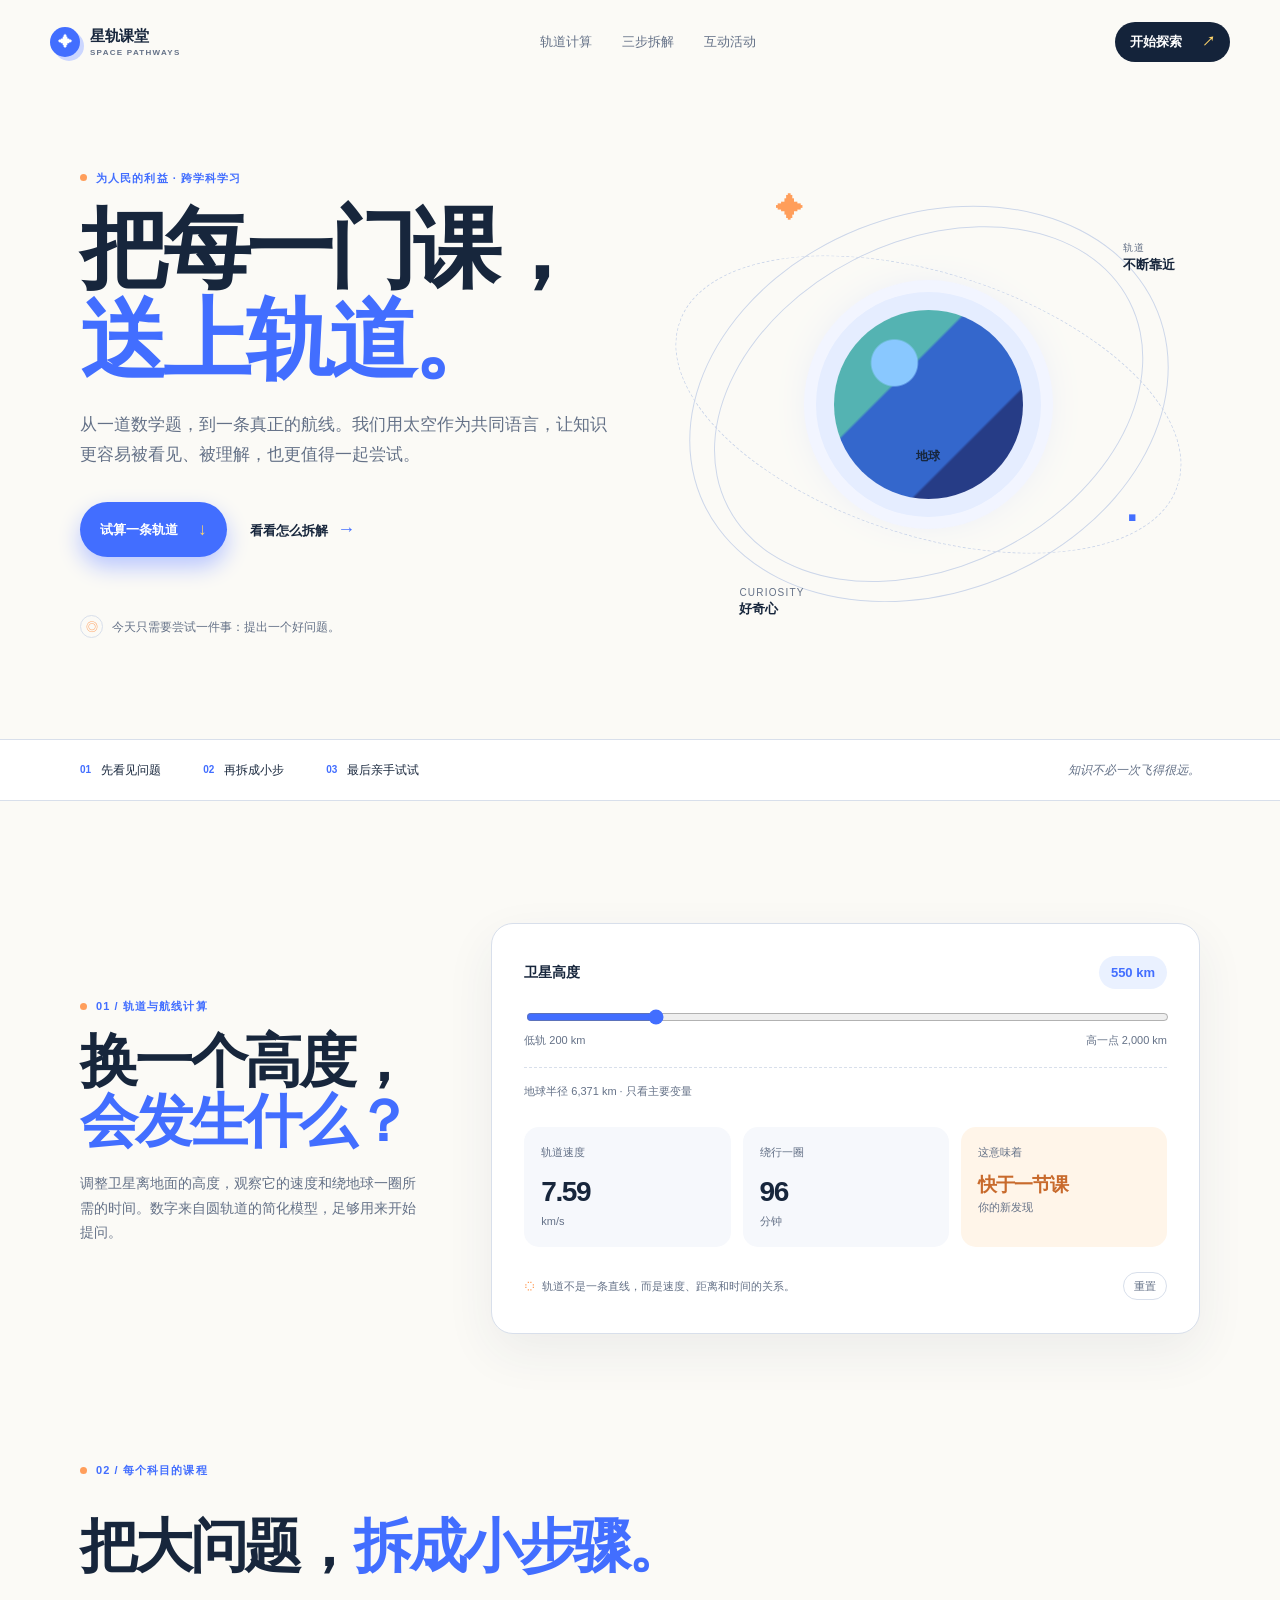
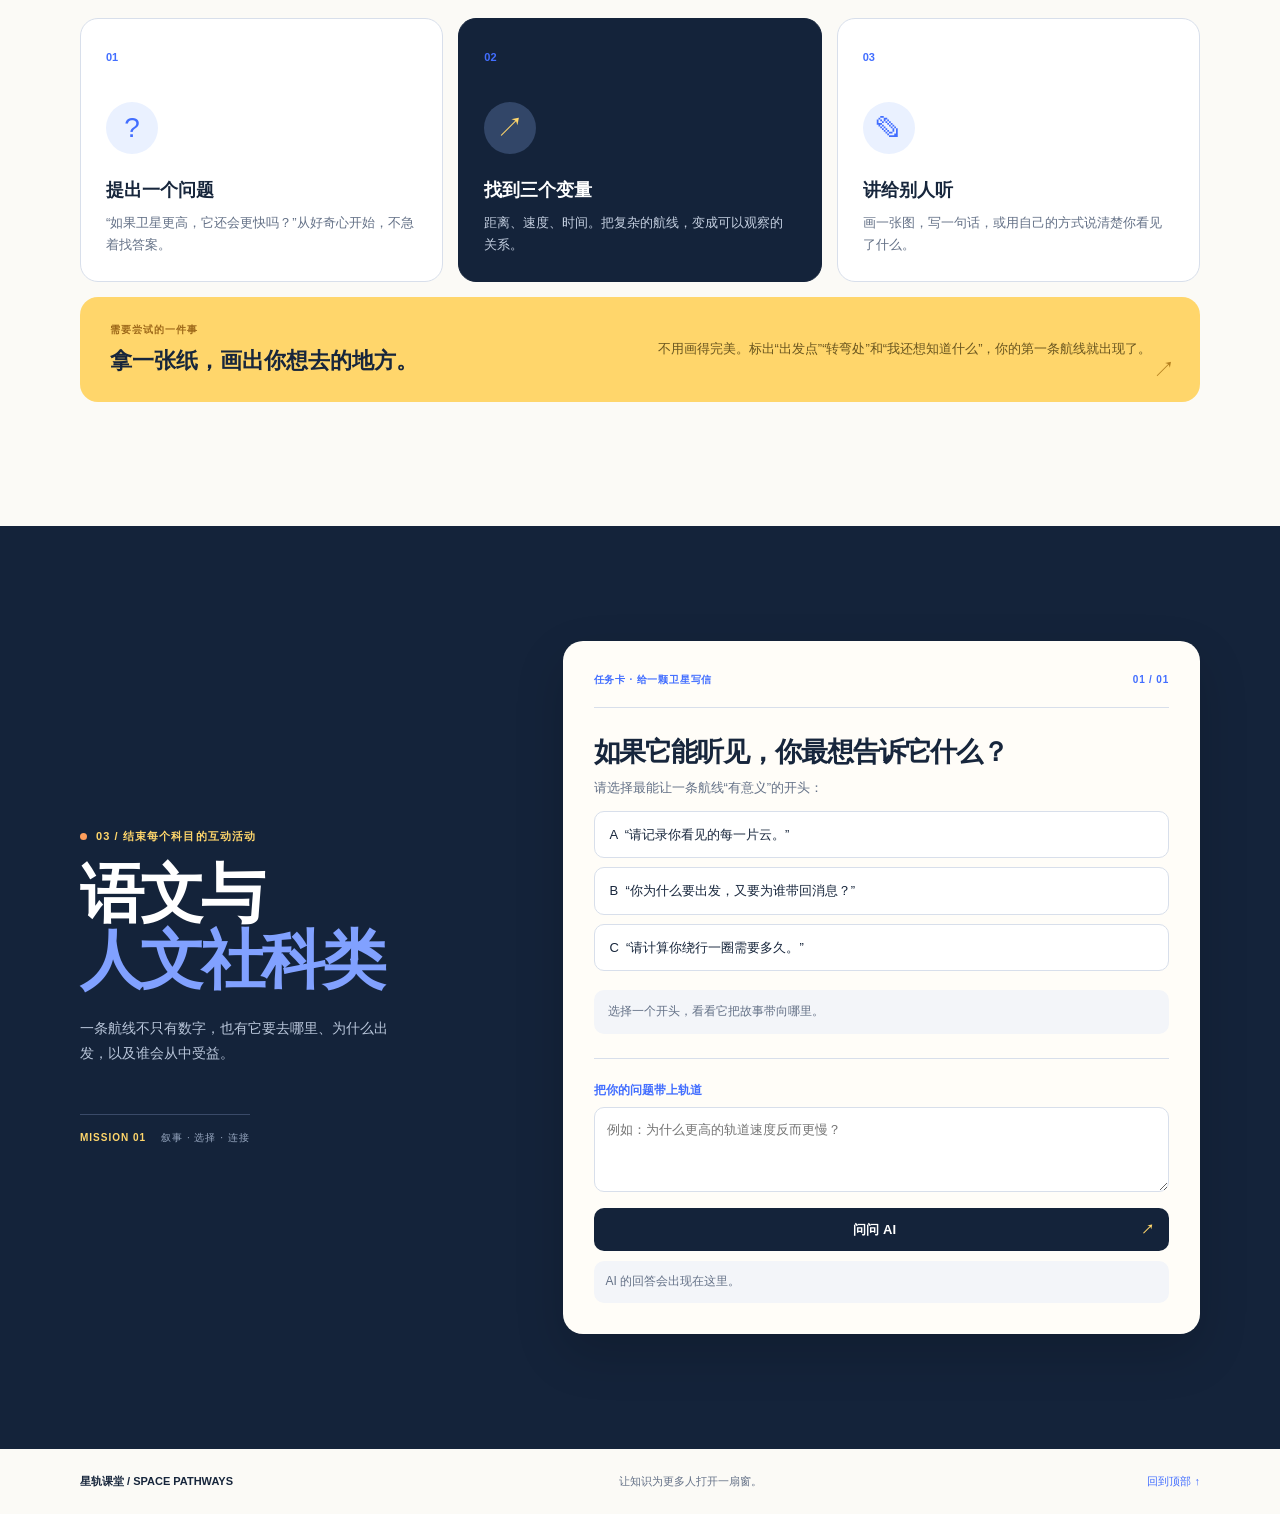
<file: index.html>
<!doctype html>
<html lang="zh-CN">
  <head>
    <meta charset="utf-8" />
    <meta name="viewport" content="width=device-width, initial-scale=1" />
    <meta name="description" content="星轨课堂：用轨道与航线计算，把每一门课连接到太空。" />
    <title>星轨课堂 · 把每一门课送上轨道</title>
    <link rel="stylesheet" href="public/styles.css" />
  </head>
  <body>
    <header class="site-header">
      <a class="brand" href="#top" aria-label="星轨课堂首页"><span class="brand-mark" aria-hidden="true">✦</span><span><strong>星轨课堂</strong><small>SPACE PATHWAYS</small></span></a>
      <nav class="nav" aria-label="主要导航"><a href="#calculator">轨道计算</a><a href="#steps">三步拆解</a><a href="#activity">互动活动</a></nav>
      <a class="header-cta" href="#calculator">开始探索 <span>↗</span></a>
    </header>
    <main id="top">
      <section class="hero section-wrap"><div class="hero-copy"><p class="eyebrow"><span></span> 为人民的利益 · 跨学科学习</p><h1>把每一门课，<em>送上轨道。</em></h1><p class="hero-lede">从一道数学题，到一条真正的航线。我们用太空作为共同语言，让知识更容易被看见、被理解，也更值得一起尝试。</p><div class="hero-actions"><a class="button button-primary" href="#calculator">试算一条轨道 <span>↓</span></a><a class="text-link" href="#steps">看看怎么拆解 <span>→</span></a></div><div class="hero-note"><span class="note-icon">◎</span> 今天只需要尝试一件事：提出一个好问题。</div></div><div class="orbit-art" aria-label="围绕地球运行的卫星示意图" role="img"><div class="orbit orbit-one"></div><div class="orbit orbit-two"></div><div class="orbit orbit-three"></div><div class="earth"><span>地球</span></div><div class="satellite satellite-one">✦</div><div class="satellite satellite-two">·</div><div class="art-label label-top">轨道<br /><strong>不断靠近</strong></div><div class="art-label label-bottom">CURIOSITY<br /><strong>好奇心</strong></div></div></section>
      <section class="signal-strip" aria-label="学习方式"><div><strong>01</strong><span>先看见问题</span></div><div><strong>02</strong><span>再拆成小步</span></div><div><strong>03</strong><span>最后亲手试试</span></div><p>知识不必一次飞得很远。</p></section>
      <section class="section-wrap calculator-section" id="calculator"><div class="section-heading"><p class="eyebrow"><span></span> 01 / 轨道与航线计算</p><h2>换一个高度，<br /><em>会发生什么？</em></h2><p>调整卫星离地面的高度，观察它的速度和绕地球一圈所需的时间。数字来自圆轨道的简化模型，足够用来开始提问。</p></div><div class="calculator-card"><div class="calculator-input"><div class="input-topline"><label for="altitude">卫星高度</label><output id="altitudeOutput">550 km</output></div><input id="altitude" type="range" min="200" max="2000" value="550" step="50" /><div class="range-labels"><span>低轨 200 km</span><span>高一点 2,000 km</span></div><div class="formula-note">地球半径 6,371 km · 只看主要变量</div></div><div class="readouts" aria-live="polite"><div class="readout"><span>轨道速度</span><strong id="speedOutput">7.59</strong><small>km/s</small></div><div class="readout"><span>绕行一圈</span><strong id="periodOutput">95</strong><small>分钟</small></div><div class="readout readout-accent"><span>这意味着</span><strong id="meaningOutput">快于一节课</strong><small>你的新发现</small></div></div><div class="calculator-footer"><span class="mini-orbit">◌</span> 轨道不是一条直线，而是速度、距离和时间的关系。 <button id="resetCalculator" class="small-button" type="button">重置</button></div></div></section>
      <section class="section-wrap steps-section" id="steps"><div class="section-heading compact"><p class="eyebrow"><span></span> 02 / 每个科目的课程</p><h2>把大问题，<em>拆成小步骤。</em></h2></div><div class="steps-grid"><article class="step-card"><span class="step-number">01</span><div class="step-symbol">?</div><h3>提出一个问题</h3><p>“如果卫星更高，它还会更快吗？”从好奇心开始，不急着找答案。</p></article><article class="step-card step-card-highlight"><span class="step-number">02</span><div class="step-symbol">↗</div><h3>找到三个变量</h3><p>距离、速度、时间。把复杂的航线，变成可以观察的关系。</p></article><article class="step-card"><span class="step-number">03</span><div class="step-symbol">✎</div><h3>讲给别人听</h3><p>画一张图，写一句话，或用自己的方式说清楚你看见了什么。</p></article></div><div class="try-banner"><div><span class="try-label">需要尝试的一件事</span><h3>拿一张纸，画出你想去的地方。</h3></div><p>不用画得完美。标出“出发点”“转弯处”和“我还想知道什么”，你的第一条航线就出现了。</p><span class="try-arrow" aria-hidden="true">↗</span></div></section>
      <section class="activity-section" id="activity"><div class="section-wrap activity-layout"><div class="activity-intro"><p class="eyebrow eyebrow-light"><span></span> 03 / 结束每个科目的互动活动</p><h2>语文与<br /><em>人文社科类</em></h2><p>一条航线不只有数字，也有它要去哪里、为什么出发，以及谁会从中受益。</p><div class="activity-tag">MISSION 01 <span>叙事 · 选择 · 连接</span></div></div><div class="mission-card"><div class="mission-topline"><span>任务卡 · 给一颗卫星写信</span><span>01 / 01</span></div><h3>如果它能听见，你最想告诉它什么？</h3><p class="mission-prompt">请选择最能让一条航线“有意义”的开头：</p><div class="choices" role="group" aria-label="选择一条开头"><button type="button" data-choice="a">A&nbsp; “请记录你看见的每一片云。”</button><button type="button" data-choice="b">B&nbsp; “你为什么要出发，又要为谁带回消息？”</button><button type="button" data-choice="c">C&nbsp; “请计算你绕行一圈需要多久。”</button></div><div id="missionResult" class="mission-result" aria-live="polite">选择一个开头，看看它把故事带向哪里。</div><div class="ai-ask"><label for="aiQuestion">把你的问题带上轨道</label><textarea id="aiQuestion" rows="3" maxlength="12000" placeholder="例如：为什么更高的轨道速度反而更慢？"></textarea><button id="askAI" type="button">问问 AI <span>↗</span></button><div id="aiAnswer" class="ai-answer" aria-live="polite">AI 的回答会出现在这里。</div></div></div></div></section>
    </main>
    <footer class="site-footer section-wrap"><span>星轨课堂 / SPACE PATHWAYS</span><span>让知识为更多人打开一扇窗。</span><a href="#top">回到顶部 ↑</a></footer>
    <script src="public/app.js"></script>
  </body>
</html>
</file>
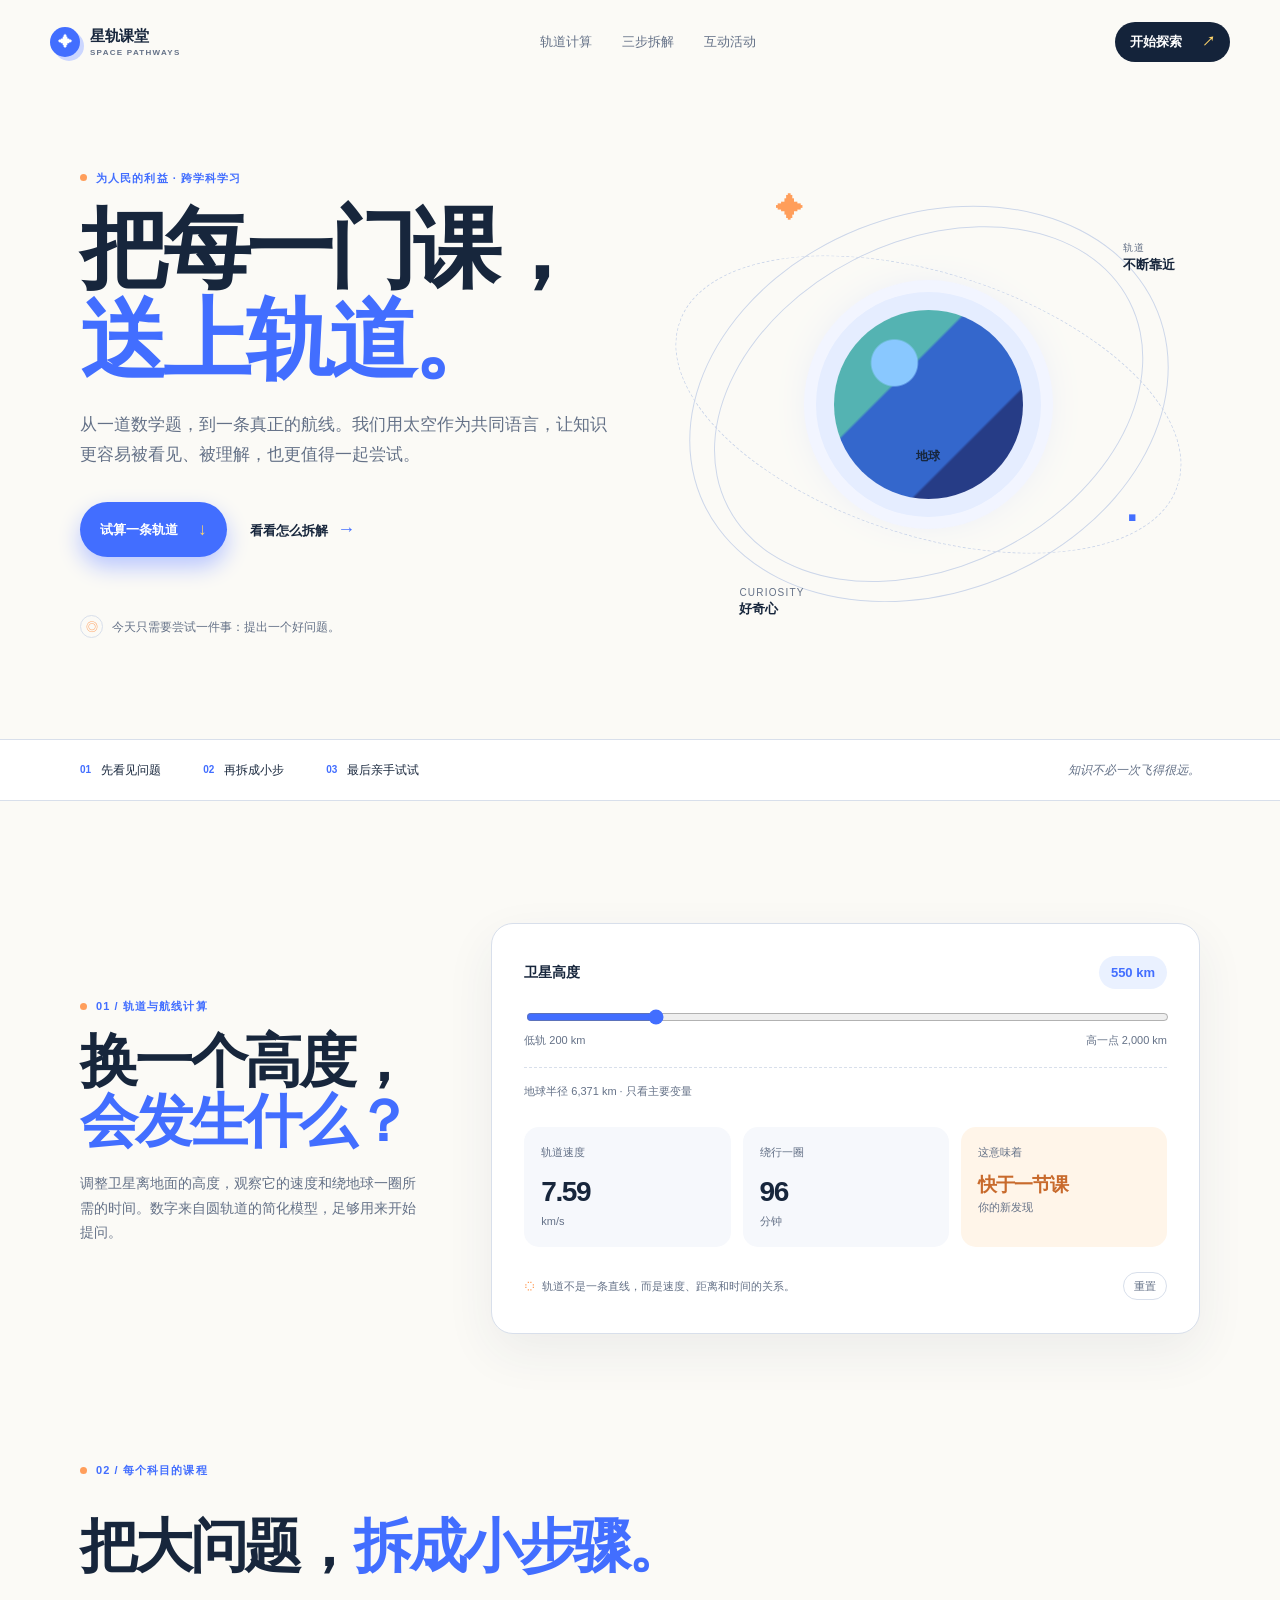
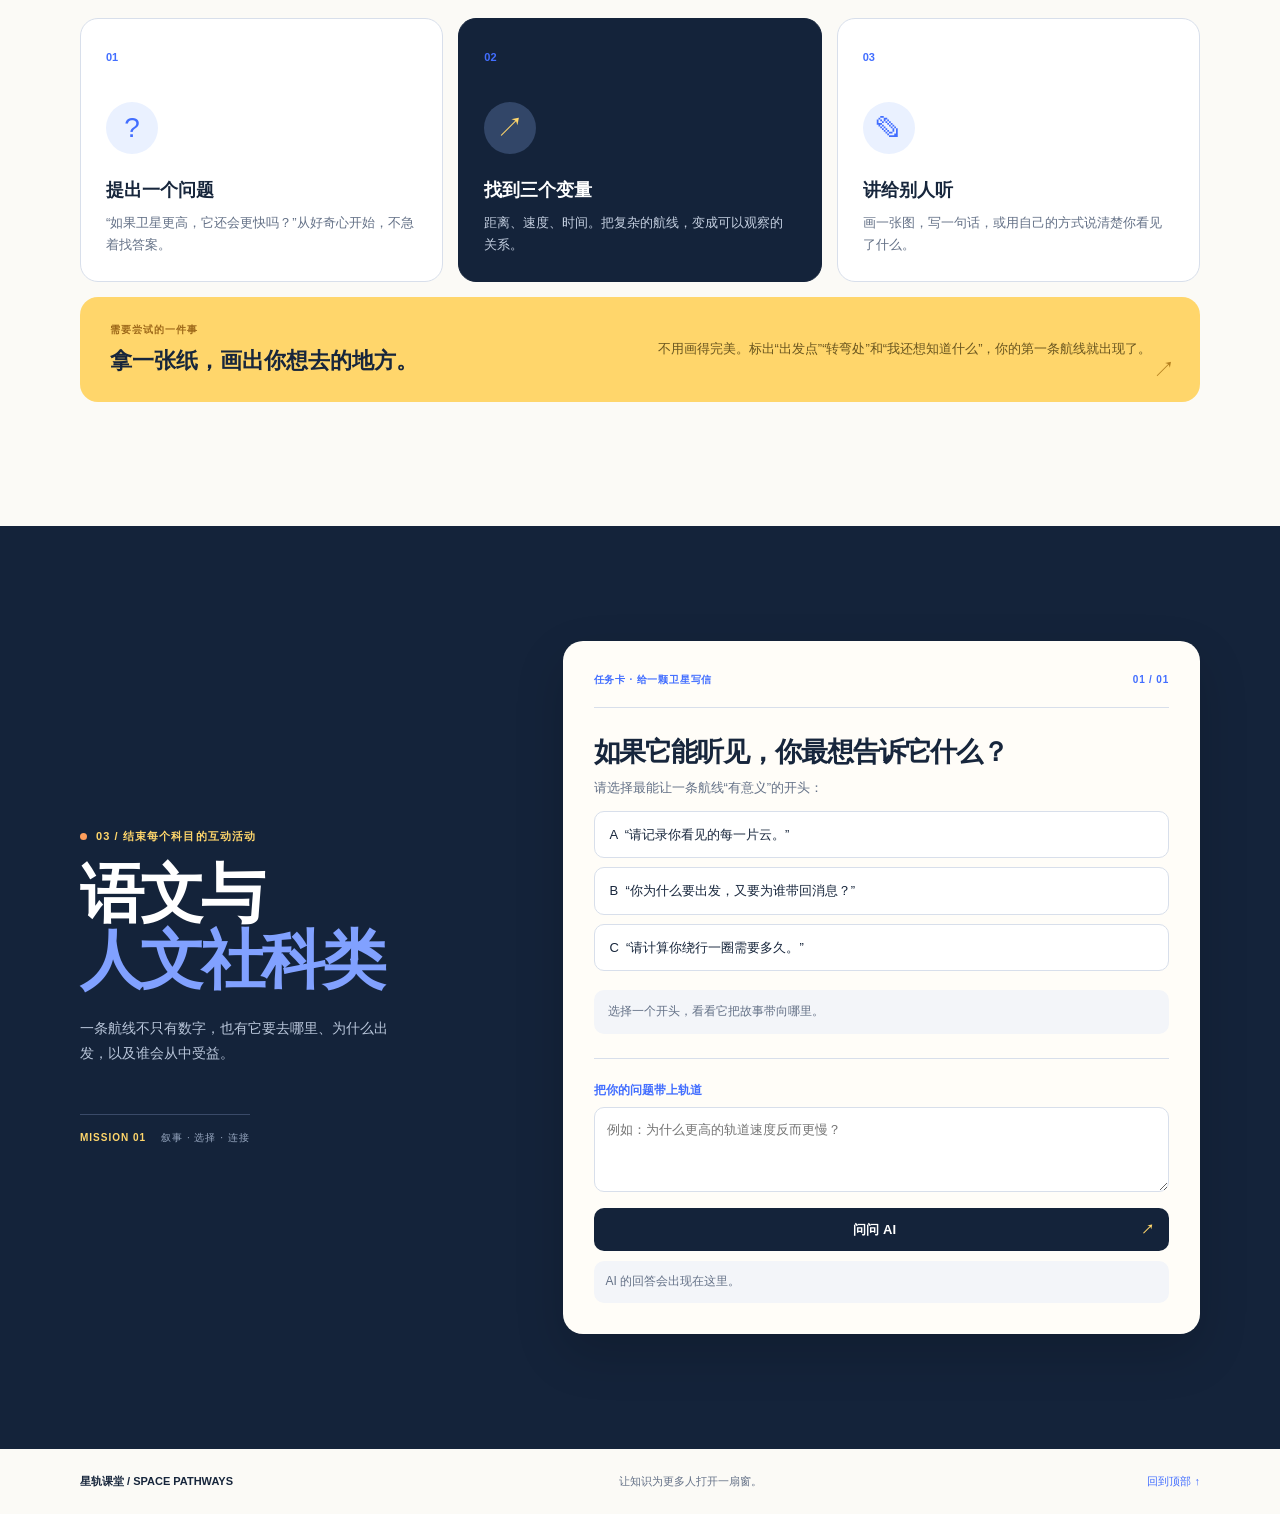
<file: public/index.html>
<!doctype html>
<html lang="zh-CN">
  <head>
    <meta charset="utf-8" />
    <meta name="viewport" content="width=device-width, initial-scale=1" />
    <meta name="description" content="星轨课堂：用轨道与航线计算，把每一门课连接到太空。" />
    <title>星轨课堂 · 把每一门课送上轨道</title>
    <link rel="stylesheet" href="styles.css" />
  </head>
  <body>
    <header class="site-header">
      <a class="brand" href="#top" aria-label="星轨课堂首页"><span class="brand-mark" aria-hidden="true">✦</span><span><strong>星轨课堂</strong><small>SPACE PATHWAYS</small></span></a>
      <nav class="nav" aria-label="主要导航"><a href="#calculator">轨道计算</a><a href="#steps">三步拆解</a><a href="#activity">互动活动</a></nav>
      <a class="header-cta" href="#calculator">开始探索 <span>↗</span></a>
    </header>

    <main id="top">
      <section class="hero section-wrap">
        <div class="hero-copy">
          <p class="eyebrow"><span></span> 为人民的利益 · 跨学科学习</p>
          <h1>把每一门课，<em>送上轨道。</em></h1>
          <p class="hero-lede">从一道数学题，到一条真正的航线。我们用太空作为共同语言，让知识更容易被看见、被理解，也更值得一起尝试。</p>
          <div class="hero-actions"><a class="button button-primary" href="#calculator">试算一条轨道 <span>↓</span></a><a class="text-link" href="#steps">看看怎么拆解 <span>→</span></a></div>
          <div class="hero-note"><span class="note-icon">◎</span> 今天只需要尝试一件事：提出一个好问题。</div>
        </div>
        <div class="orbit-art" aria-label="围绕地球运行的卫星示意图" role="img"><div class="orbit orbit-one"></div><div class="orbit orbit-two"></div><div class="orbit orbit-three"></div><div class="earth"><span>地球</span></div><div class="satellite satellite-one">✦</div><div class="satellite satellite-two">·</div><div class="art-label label-top">轨道<br /><strong>不断靠近</strong></div><div class="art-label label-bottom">CURIOSITY<br /><strong>好奇心</strong></div></div>
      </section>

      <section class="signal-strip" aria-label="学习方式"><div><strong>01</strong><span>先看见问题</span></div><div><strong>02</strong><span>再拆成小步</span></div><div><strong>03</strong><span>最后亲手试试</span></div><p>知识不必一次飞得很远。</p></section>

      <section class="section-wrap calculator-section" id="calculator">
        <div class="section-heading"><p class="eyebrow"><span></span> 01 / 轨道与航线计算</p><h2>换一个高度，<br /><em>会发生什么？</em></h2><p>调整卫星离地面的高度，观察它的速度和绕地球一圈所需的时间。数字来自圆轨道的简化模型，足够用来开始提问。</p></div>
        <div class="calculator-card"><div class="calculator-input"><div class="input-topline"><label for="altitude">卫星高度</label><output id="altitudeOutput">550 km</output></div><input id="altitude" type="range" min="200" max="2000" value="550" step="50" /><div class="range-labels"><span>低轨 200 km</span><span>高一点 2,000 km</span></div><div class="formula-note">地球半径 6,371 km · 只看主要变量</div></div><div class="readouts" aria-live="polite"><div class="readout"><span>轨道速度</span><strong id="speedOutput">7.59</strong><small>km/s</small></div><div class="readout"><span>绕行一圈</span><strong id="periodOutput">95</strong><small>分钟</small></div><div class="readout readout-accent"><span>这意味着</span><strong id="meaningOutput">快于一节课</strong><small>你的新发现</small></div></div><div class="calculator-footer"><span class="mini-orbit">◌</span> 轨道不是一条直线，而是速度、距离和时间的关系。 <button id="resetCalculator" class="small-button" type="button">重置</button></div></div>
      </section>

      <section class="section-wrap steps-section" id="steps"><div class="section-heading compact"><p class="eyebrow"><span></span> 02 / 每个科目的课程</p><h2>把大问题，<em>拆成小步骤。</em></h2></div><div class="steps-grid"><article class="step-card"><span class="step-number">01</span><div class="step-symbol">?</div><h3>提出一个问题</h3><p>“如果卫星更高，它还会更快吗？”从好奇心开始，不急着找答案。</p></article><article class="step-card step-card-highlight"><span class="step-number">02</span><div class="step-symbol">↗</div><h3>找到三个变量</h3><p>距离、速度、时间。把复杂的航线，变成可以观察的关系。</p></article><article class="step-card"><span class="step-number">03</span><div class="step-symbol">✎</div><h3>讲给别人听</h3><p>画一张图，写一句话，或用自己的方式说清楚你看见了什么。</p></article></div><div class="try-banner"><div><span class="try-label">需要尝试的一件事</span><h3>拿一张纸，画出你想去的地方。</h3></div><p>不用画得完美。标出“出发点”“转弯处”和“我还想知道什么”，你的第一条航线就出现了。</p><span class="try-arrow" aria-hidden="true">↗</span></div></section>

      <section class="activity-section" id="activity"><div class="section-wrap activity-layout"><div class="activity-intro"><p class="eyebrow eyebrow-light"><span></span> 03 / 结束每个科目的互动活动</p><h2>语文与<br /><em>人文社科类</em></h2><p>一条航线不只有数字，也有它要去哪里、为什么出发，以及谁会从中受益。</p><div class="activity-tag">MISSION 01 <span>叙事 · 选择 · 连接</span></div></div><div class="mission-card"><div class="mission-topline"><span>任务卡 · 给一颗卫星写信</span><span>01 / 01</span></div><h3>如果它能听见，你最想告诉它什么？</h3><p class="mission-prompt">请选择最能让一条航线“有意义”的开头：</p><div class="choices" role="group" aria-label="选择一条开头"><button type="button" data-choice="a">A&nbsp; “请记录你看见的每一片云。”</button><button type="button" data-choice="b">B&nbsp; “你为什么要出发，又要为谁带回消息？”</button><button type="button" data-choice="c">C&nbsp; “请计算你绕行一圈需要多久。”</button></div><div id="missionResult" class="mission-result" aria-live="polite">选择一个开头，看看它把故事带向哪里。</div><div class="ai-ask"><label for="aiQuestion">把你的问题带上轨道</label><textarea id="aiQuestion" rows="3" maxlength="12000" placeholder="例如：为什么更高的轨道速度反而更慢？"></textarea><button id="askAI" type="button">问问 AI <span>↗</span></button><div id="aiAnswer" class="ai-answer" aria-live="polite">AI 的回答会出现在这里。</div></div></div></div></section>
    </main>

    <footer class="site-footer section-wrap"><span>星轨课堂 / SPACE PATHWAYS</span><span>让知识为更多人打开一扇窗。</span><a href="#top">回到顶部 ↑</a></footer>
    <script src="app.js"></script>
  </body>
</html>
</file>
<file: public/styles.css>
:root { --ink:#17263c; --navy:#14233a; --blue:#426eff; --sky:#eaf1ff; --cream:#fbfaf6; --line:#d8dfeb; --muted:#647187; --orange:#ff9e5b; --yellow:#ffd66b; }
* { box-sizing:border-box; }
html { scroll-behavior:smooth; }
body { margin:0; color:var(--ink); background:var(--cream); font-family:Arial,"PingFang SC","Microsoft YaHei",sans-serif; line-height:1.5; }
a { color:inherit; text-decoration:none; } button,input { font:inherit; }
.site-header { display:flex; align-items:center; justify-content:space-between; gap:24px; max-width:1240px; margin:auto; padding:22px 30px; }
.brand { display:flex; align-items:center; gap:10px; letter-spacing:-.02em; }.brand strong { display:block; font-size:15px; }.brand small { display:block; color:var(--muted); font-size:8px; letter-spacing:.16em; font-weight:700; }.brand-mark { display:grid; place-items:center; width:30px; height:30px; color:white; background:var(--blue); border-radius:50%; font-size:15px; box-shadow:4px 4px 0 #cbd6ff; }
.nav { display:flex; gap:30px; color:var(--muted); font-size:13px; }.nav a:hover,.text-link:hover { color:var(--blue); }.header-cta,.button { display:inline-flex; align-items:center; justify-content:center; gap:20px; border-radius:99px; font-size:13px; font-weight:700; }.header-cta { padding:10px 15px; background:var(--navy); color:white; }.header-cta span { color:var(--yellow); }
.section-wrap { max-width:1180px; margin:auto; padding-left:30px; padding-right:30px; }.hero { display:grid; grid-template-columns:1.03fr .97fr; align-items:center; min-height:625px; padding-top:58px; padding-bottom:72px; }
.eyebrow { display:flex; align-items:center; gap:9px; margin:0 0 18px; color:var(--blue); font-size:11px; font-weight:800; letter-spacing:.1em; text-transform:uppercase; }.eyebrow > span { width:7px; height:7px; border-radius:50%; background:var(--orange); }
h1,h2,h3,p { margin-top:0; } h1,h2 { letter-spacing:-.055em; line-height:1.03; } h1 { max-width:630px; margin-bottom:25px; font-size:clamp(48px,7vw,88px); font-weight:700; } h1 em,h2 em { color:var(--blue); font-style:normal; }.hero-lede { max-width:530px; color:var(--muted); font-size:17px; line-height:1.75; }
.hero-actions { display:flex; align-items:center; gap:23px; margin-top:32px; }.button { padding:15px 20px; }.button-primary { background:var(--blue); color:white; box-shadow:0 10px 22px #b8c6ff; }.button-primary span { color:var(--yellow); font-size:17px; }.text-link { color:var(--ink); font-size:13px; font-weight:700; }.text-link span { margin-left:6px; color:var(--blue); font-size:18px; }.hero-note { display:flex; align-items:center; gap:9px; margin-top:58px; color:var(--muted); font-size:12px; }.note-icon { display:grid; place-items:center; width:23px; height:23px; border:1px solid var(--line); border-radius:50%; color:var(--orange); }
.orbit-art { position:relative; width:min(100%,525px); aspect-ratio:1; margin:auto; }.orbit { position:absolute; border:1px solid #cdd7ea; border-radius:50%; transform:rotate(-22deg); }.orbit-one { inset:14% 3%; }.orbit-two { inset:7% 19%; transform:rotate(63deg); }.orbit-three { inset:25% 0; transform:rotate(18deg); border-style:dashed; }.earth { position:absolute; display:grid; place-items:center; inset:32%; border-radius:50%; background:radial-gradient(circle at 32% 28%,#89c8ff 0 12%,transparent 13%),linear-gradient(135deg,#54b3b2 0 35%,#3467cc 36% 70%,#263c86 71%); box-shadow:0 0 0 18px #e5edff,0 0 0 30px #f2f5ff,0 0 55px #bfd0ff; color:white; font-size:12px; font-weight:700; }.earth span { transform:translateY(52px); color:var(--ink); }.satellite { position:absolute; display:grid; place-items:center; color:var(--orange); font-size:27px; font-weight:bold; }.satellite-one { top:9%; left:21%; }.satellite-two { right:10%; bottom:22%; color:var(--blue); font-size:45px; }.art-label { position:absolute; color:var(--muted); font-size:10px; letter-spacing:.12em; line-height:1.45; }.art-label strong { color:var(--ink); font-size:13px; letter-spacing:0; }.label-top { top:19%; right:3%; }.label-bottom { bottom:9%; left:14%; }
.signal-strip { display:flex; align-items:center; gap:42px; padding:21px max(30px,calc((100% - 1120px)/2)); border-top:1px solid var(--line); border-bottom:1px solid var(--line); background:white; }.signal-strip div { display:flex; align-items:center; gap:10px; font-size:12px; }.signal-strip strong { color:var(--blue); font-size:10px; }.signal-strip p { margin:0 0 0 auto; color:var(--muted); font-size:12px; font-style:italic; }
.calculator-section { display:grid; grid-template-columns:.65fr 1.35fr; gap:70px; align-items:center; padding-top:122px; padding-bottom:128px; }.section-heading h2 { margin-bottom:20px; font-size:clamp(37px,4.5vw,60px); }.section-heading > p:not(.eyebrow) { max-width:350px; color:var(--muted); font-size:14px; line-height:1.75; }.calculator-card { padding:32px; border:1px solid var(--line); border-radius:22px; background:white; box-shadow:0 18px 50px rgba(36,58,92,.07); }.input-topline { display:flex; justify-content:space-between; align-items:center; margin-bottom:18px; font-size:14px; font-weight:700; }.input-topline output { padding:7px 12px; border-radius:99px; background:var(--sky); color:var(--blue); font-size:13px; }.calculator-input input { width:100%; accent-color:var(--blue); }.range-labels,.formula-note { display:flex; justify-content:space-between; color:var(--muted); font-size:11px; }.formula-note { justify-content:flex-start; margin-top:18px; padding-top:15px; border-top:1px dashed var(--line); }.readouts { display:grid; grid-template-columns:repeat(3,1fr); gap:12px; margin-top:28px; }.readout { min-height:120px; padding:17px; border-radius:15px; background:#f6f8fc; }.readout span,.readout small { display:block; color:var(--muted); font-size:11px; }.readout strong { display:inline-block; margin:10px 5px 0 0; color:var(--ink); font-size:28px; letter-spacing:-.05em; }.readout-accent { background:#fff5e9; }.readout-accent strong { color:#c86a2c; font-size:19px; }.calculator-footer { display:flex; align-items:center; gap:8px; margin-top:24px; color:var(--muted); font-size:11px; }.mini-orbit { color:var(--orange); font-size:20px; }.small-button { margin-left:auto; padding:5px 10px; border:1px solid var(--line); border-radius:99px; color:var(--muted); background:white; cursor:pointer; font-size:11px; }.small-button:hover { color:var(--blue); border-color:var(--blue); }
.steps-section { padding-bottom:124px; }.section-heading.compact { display:flex; flex-wrap:wrap; align-items:end; justify-content:space-between; gap:20px; }.section-heading.compact .eyebrow { width:100%; }.section-heading.compact h2 { margin-bottom:0; }.steps-grid { display:grid; grid-template-columns:repeat(3,1fr); gap:15px; margin-top:42px; }.step-card { min-height:260px; padding:25px; border:1px solid var(--line); border-radius:18px; background:white; }.step-card-highlight { background:var(--navy); color:white; border-color:var(--navy); }.step-number { color:var(--blue); font-size:11px; font-weight:800; }.step-symbol { display:flex; align-items:center; justify-content:center; width:52px; height:52px; margin:34px 0 23px; border-radius:50%; background:var(--sky); color:var(--blue); font-size:28px; font-weight:300; }.step-card-highlight .step-symbol { background:#324668; color:var(--yellow); }.step-card h3 { margin-bottom:8px; font-size:18px; }.step-card p { margin:0; color:var(--muted); font-size:13px; line-height:1.7; }.step-card-highlight p { color:#c5d0e1; }.try-banner { position:relative; display:grid; grid-template-columns:1fr 1fr; gap:35px; align-items:center; margin-top:15px; padding:25px 30px; border-radius:18px; background:var(--yellow); }.try-label { display:block; margin-bottom:7px; color:#9e691a; font-size:10px; font-weight:800; letter-spacing:.1em; text-transform:uppercase; }.try-banner h3 { margin:0; font-size:22px; }.try-banner p { margin:0; color:#69551f; font-size:13px; line-height:1.7; }.try-arrow { position:absolute; right:25px; bottom:16px; color:#b58120; font-size:22px; }
.activity-section { overflow:hidden; color:white; background:var(--navy); }.activity-layout { display:grid; grid-template-columns:.75fr 1.25fr; gap:100px; align-items:center; padding-top:115px; padding-bottom:115px; }.eyebrow-light { color:var(--yellow); }.activity-intro h2 { margin-bottom:22px; font-size:clamp(42px,5vw,67px); }.activity-intro h2 em { color:#81a1ff; }.activity-intro > p:not(.eyebrow) { max-width:310px; color:#b8c5d9; font-size:14px; line-height:1.8; }.activity-tag { display:inline-flex; gap:15px; margin-top:33px; padding-top:15px; border-top:1px solid #3a4a68; color:var(--yellow); font-size:10px; font-weight:800; letter-spacing:.1em; }.activity-tag span { color:#96a6bf; font-weight:400; }.mission-card { padding:31px; color:var(--ink); background:#fffdf8; border-radius:20px; box-shadow:0 20px 50px rgba(0,0,0,.16); }.mission-topline { display:flex; justify-content:space-between; padding-bottom:20px; border-bottom:1px solid var(--line); color:var(--blue); font-size:10px; font-weight:800; letter-spacing:.08em; text-transform:uppercase; }.mission-card h3 { max-width:480px; margin:28px 0 10px; font-size:27px; letter-spacing:-.04em; line-height:1.2; }.mission-prompt { color:var(--muted); font-size:13px; }.choices { display:grid; gap:9px; }.choices button { padding:13px 15px; border:1px solid var(--line); border-radius:10px; background:white; color:var(--ink); text-align:left; cursor:pointer; font-size:13px; }.choices button:hover,.choices button.selected { border-color:var(--blue); background:var(--sky); color:var(--blue); }.mission-result { min-height:44px; margin-top:19px; padding:12px 14px; border-radius:10px; background:#f3f5f9; color:var(--muted); font-size:12px; line-height:1.6; }.mission-result.success { background:#fff3d4; color:#775d21; }
.ai-ask { margin-top:24px; padding-top:22px; border-top:1px solid var(--line); }.ai-ask label { display:block; margin-bottom:8px; color:var(--blue); font-size:12px; font-weight:800; }.ai-ask textarea { width:100%; margin:0 0 9px; padding:12px; border:1px solid var(--line); border-radius:10px; resize:vertical; color:var(--ink); background:white; font:inherit; font-size:13px; line-height:1.5; }.ai-ask textarea:focus { outline:3px solid #cbd7ff; border-color:var(--blue); }.ai-ask button { width:100%; padding:12px 15px; border:0; border-radius:10px; background:var(--navy); color:white; cursor:pointer; font-size:13px; font-weight:800; }.ai-ask button:hover { background:var(--blue); }.ai-ask button:disabled { opacity:.6; cursor:wait; }.ai-ask button span { float:right; color:var(--yellow); }.ai-answer { min-height:42px; margin-top:10px; padding:11px 12px; border-radius:10px; background:#f3f5f9; color:var(--muted); font-size:12px; line-height:1.6; white-space:pre-wrap; }.ai-answer.ready { background:#eaf1ff; color:var(--ink); }.ai-answer.error { background:#fff0ef; color:#a52e2e; }
.site-footer { display:flex; justify-content:space-between; gap:20px; padding-top:24px; padding-bottom:24px; color:var(--muted); font-size:11px; }.site-footer span:first-child { color:var(--ink); font-weight:800; }.site-footer a { color:var(--blue); }
@media (max-width:800px) { .nav { display:none; }.hero,.calculator-section,.activity-layout { grid-template-columns:1fr; gap:45px; }.hero { padding-top:60px; }.orbit-art { width:min(100%,470px); }.calculator-section { padding-top:80px; padding-bottom:85px; }.activity-layout { padding-top:80px; padding-bottom:80px; }.signal-strip { gap:18px; flex-wrap:wrap; }.signal-strip p { width:100%; margin:0; }.activity-intro { max-width:500px; }.steps-section { padding-bottom:85px; } }
@media (max-width:560px) { .site-header { padding:18px 20px; }.header-cta { padding:9px 11px; font-size:11px; }.section-wrap { padding-left:20px; padding-right:20px; }.hero { min-height:auto; padding-top:55px; padding-bottom:65px; }.hero h1 { font-size:52px; }.hero-lede { font-size:15px; }.hero-actions { align-items:flex-start; flex-direction:column; gap:18px; }.hero-note { margin-top:35px; }.orbit-art { margin-top:5px; }.signal-strip { padding-left:20px; padding-right:20px; }.calculator-card,.mission-card { padding:22px; }.readouts { grid-template-columns:1fr; }.readout { min-height:auto; }.steps-grid { grid-template-columns:1fr; }.try-banner { grid-template-columns:1fr; gap:15px; padding:22px; }.mission-card h3 { font-size:23px; }.site-footer { align-items:flex-start; flex-direction:column; } }
</file>
